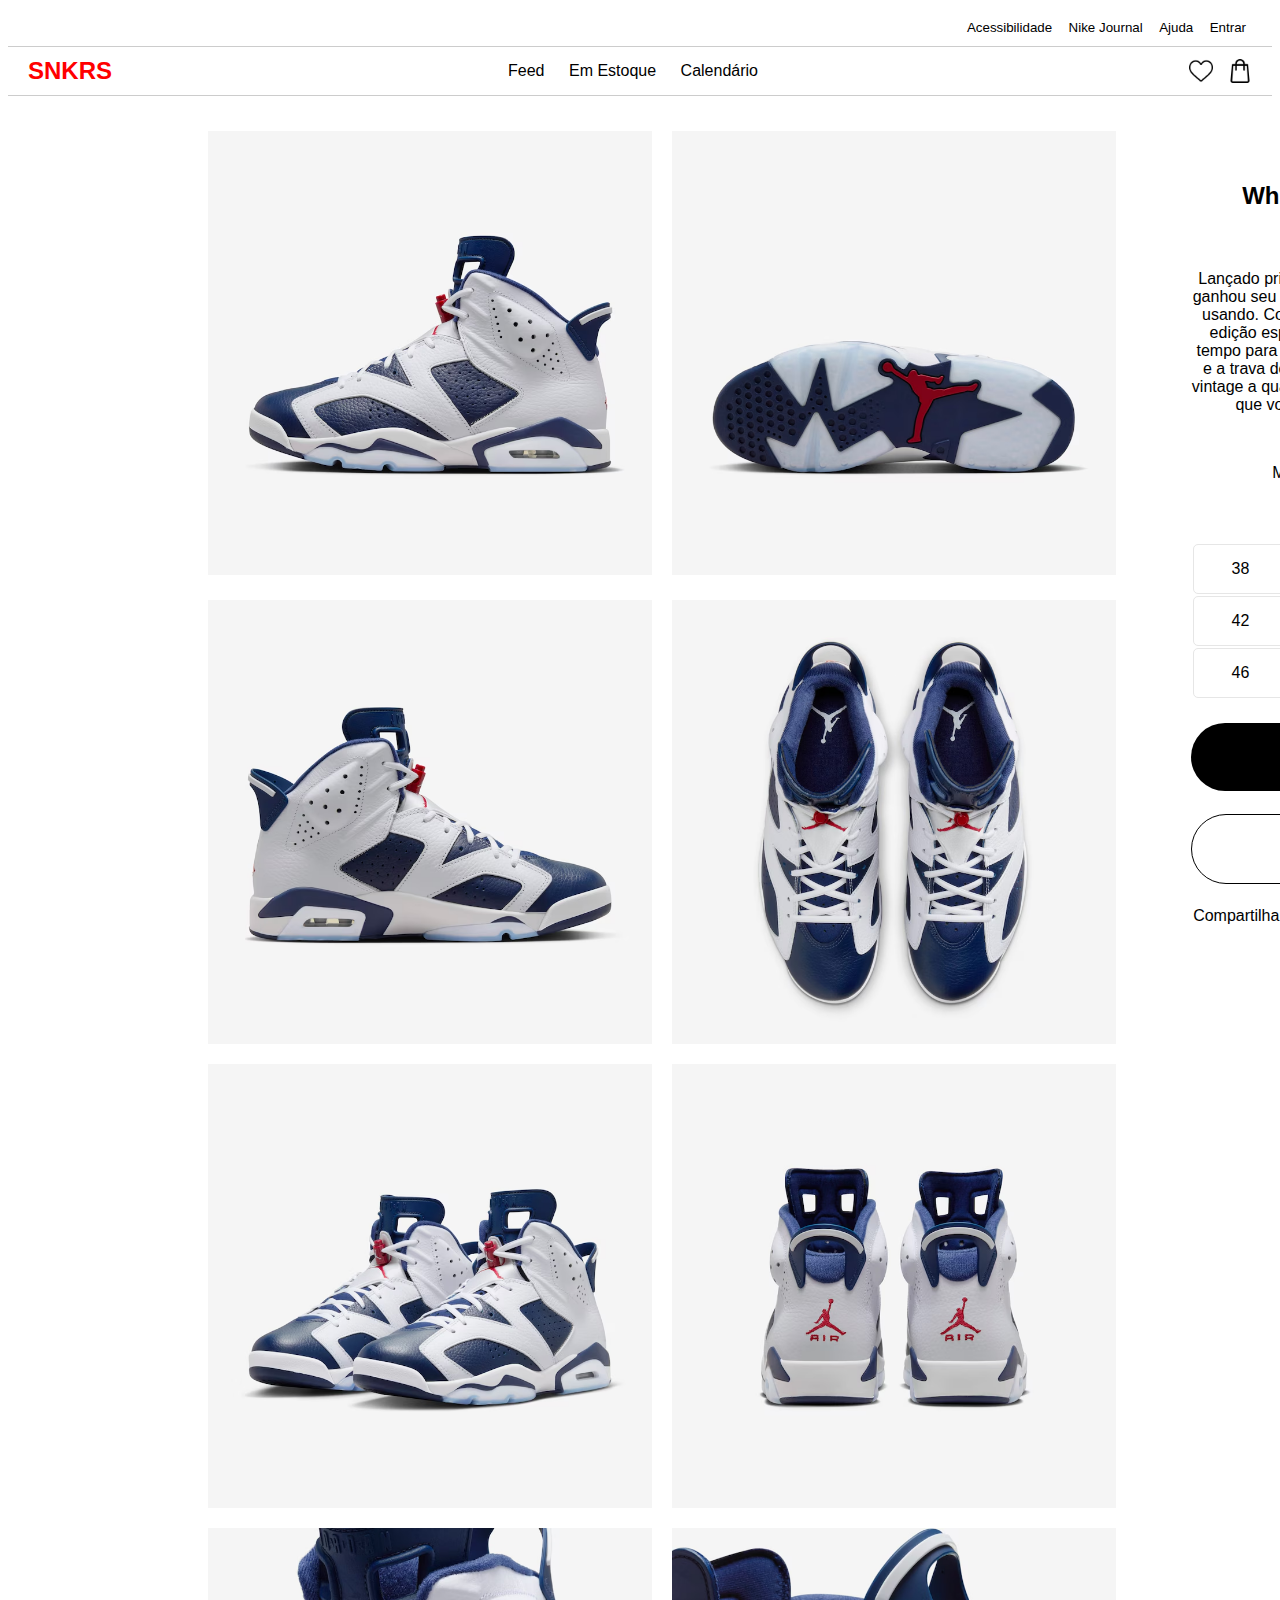
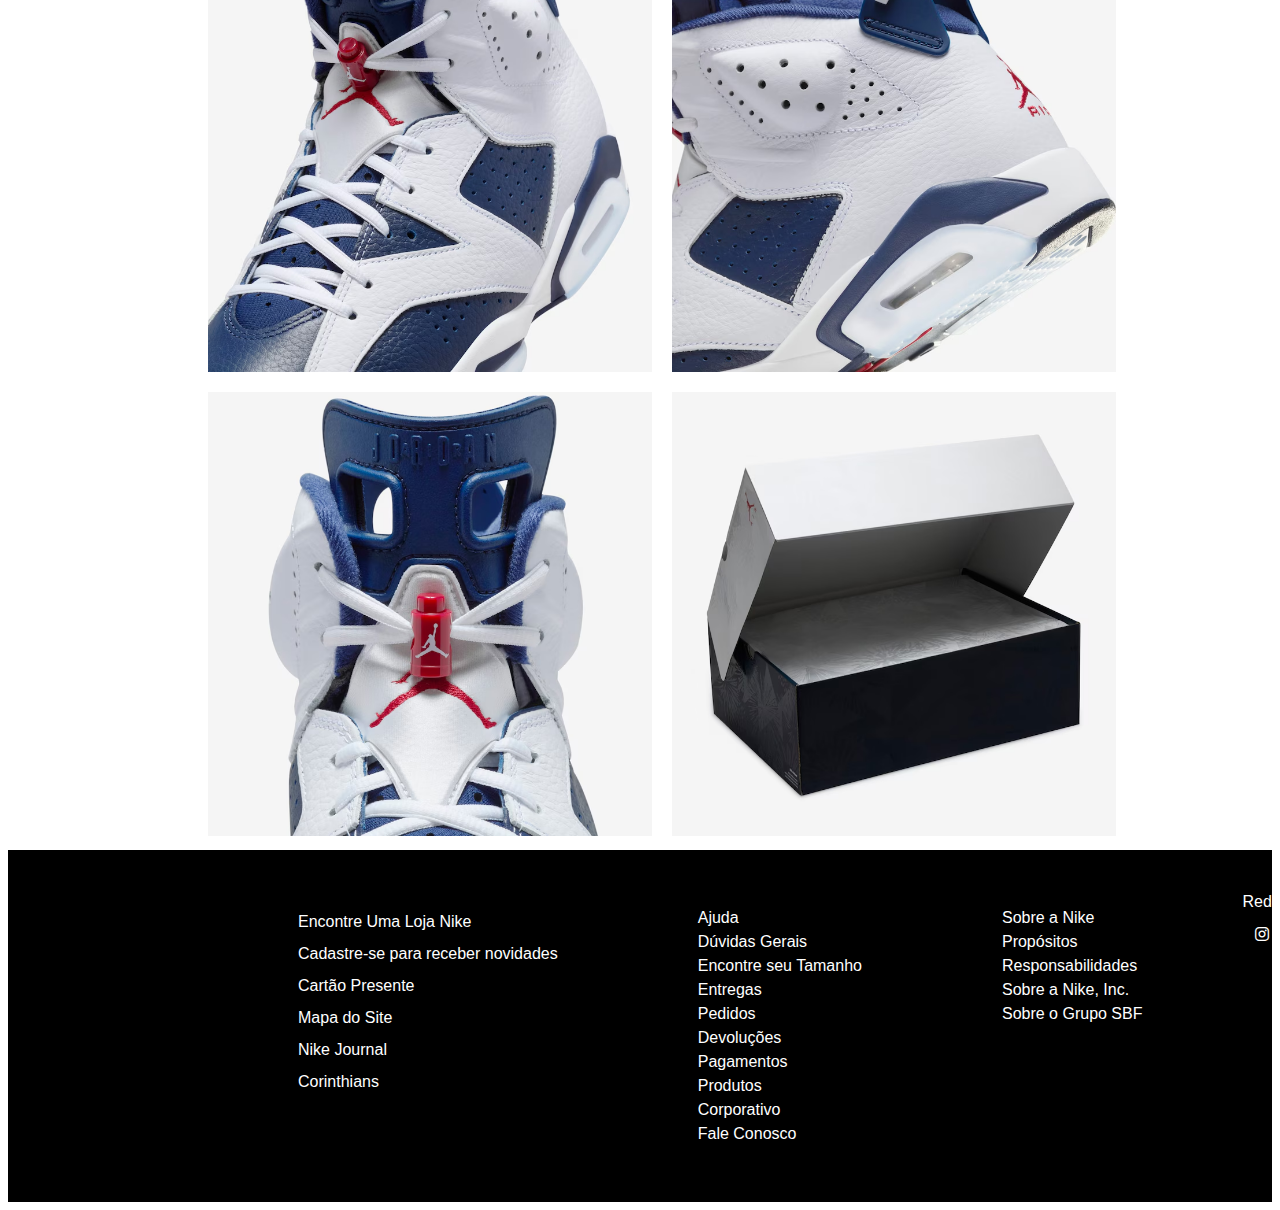
<file: index.html>
<!DOCTYPE html>
<html lang="pt-br">
<head>
    <meta charset="UTF-8">
    <meta name="viewport" content="width=device-width, initial-scale=1.0">
    <link rel="stylesheet" href="./style.css">
    <link rel="shortcut icon" href="/img/4202853_nike_icon.png" type="image/x-icon">
    <link rel="stylesheet" href="https://cdnjs.cloudflare.com/ajax/libs/font-awesome/6.6.0/css/all.min.css">
    <title>Air Jordan 6 Retro White and Midnight Navy</title>
</head>
<body>
    <nav class="navbar">
        <div class="secao-nike">
            <a href="https://www.nike.com.br/" id="nike-site">Voltar para nike.com.br</a>
        </div>
        <div class="menu-botoes">
            <button class="botoes">Acessibilidade</button>
            <button class="botoes">Nike Journal</button>
            <button class="botoes">Ajuda</button>
            <button class="botoes">Entrar</button>
    </div>
    </nav>
<!----> 
    <nav class="navbar">
        <div class="secao-logo">
            <span class="texto-snkers">SNKRS</span>
        </div>
        <div class="menu-items">
            <a href="https://www.nike.com.br/snkrs" target="_blank">Feed</a>
            <a href="https://www.nike.com.br/snkrs/estoque" target="_blank">Em Estoque</a>
            <a href="https://www.nike.com.br/snkrs/calendario" target="_blank">Calendário</a>
        </div>
        <div class="icones-nav">
            <img src="/img/heart.png" alt="Coração" class="icones-secao" target="_blank">
            <img src="/img/sacola-de-compras.png" alt="Carrinho" class="icones-secao" target="_blank">
        </div>
    </nav>
<!----> 
    <div class="container">
        <div class="conjunto1">
            <img src="/img/03172452A1.avif" alt="" class="imgs">
            <img src="/img/03172452A2.avif" alt="" class="imgs">
            <div class="textos">
                <h4 >Air Jordan 6 Retro</h3>
                <h2>White and Midnight Navy</h2>
                <h4>R$ 1799,99</h4>
                <p>Lançado primeiramente em '91, MJ usou quando ele ganhou seu primeiro campeonato e agora você estará usando.
                    Com uma paleta patriota, esta colorway de edição especial não foi lançada até 2000—bem a tempo para Sydney.
                    Couro premium, sola translúcida e a trava de cadarço icônica, este tênis traz o estilo vintage a qualquer 
                    look. E, se a história provou algo, é que você não pode perder com este tênis.</p>
                <p>SKU: CT8529-164</p>
                <span>Máximo de 3 unidades por CPF</span>
                <h3>Tamanho</h3>
                <table id="tabela-tamanho">
                    <tr>
                        <td class="tabela-numero">38</td>
                            <td class="tabela-numero">39</td>
                            <td class="tabela-numero">40</td>
                            <td class="tabela-numero">41</td>
                        </tr>
                        <tr>
                            <td class="tabela-numero">42</td>
                            <td class="tabela-numero">43</td>
                            <td class="tabela-numero">44</td>
                            <td class="tabela-numero">45</td>
                        </tr>
                        <tr>
                            <td class="tabela-numero">46</td>
                            <td class="tabela-numero">47</td>
                            <td class="tabela-numero">48</td>
                            <td class="tabela-numero">49</td>
                        </tr>
                    </table>
                    <div class="botoes-comprar">
                        <a href="/login.html" class="tabela-comprar" target="_blank">Faça o login para comprar</a>
                        <a href="#" class="tabela-favorito" target="_blank">Salvar como favoritos <img width="13px" src="/img/heart.png" alt=""></a>
                    </div>
                    <div class="compartilhar">
                        <span>Compartilhar:</span>
                        <div class="compartilhar-items">
                            <img src="/img/whatsapp.png" alt="WhatsApp Logo" class="icones-compartilhar">
                            <span>WhatsApp</span>
                        </div>
                        <div class="compartilhar-items">
                            <img src="/img/copy.png" alt="Copiar Link Logo" class="icones-compartilhar">
                            <span>Copiar link</span>
                        </div>
                    </div>    
                </div>
            </div>
        <div class="conjunto2">
            <img src="/img/03172452A3.avif" alt="" class="imgs">
            <img src="/img/03172452A4.avif" alt="" class="imgs">
        </div>
        <div class="conjunto3">
            <img src="/img/03172452A5.avif" alt="" class="imgs">
            <img src="/img/03172452A6.avif" alt="" class="imgs">
        </div>
        <div class="conjunto4">
            <img src="/img/03172452A7.avif" alt="" class="imgs">
            <img src="/img/03172452A8.avif" alt="" class="imgs">
        </div>
        <div class="conjunto5">
            <img src="/img/03172452A9.avif" alt="" class="imgs">
            <img src="/img/03172452A10.avif" alt="" class="imgs">
        </div>
    </div>
<!----> 
    <footer>
        <div class="footer-content">
            <div class="secoes">
                <ul class="secao1">
                    <li><a href="#">Encontre Uma Loja Nike</a></li>
                <li><a href="#">Cadastre-se para receber novidades</li>
                    <li><a href="#">Cartão Presente</li>
                    <li><a href="#">Mapa do Site</li>
                    <li><a href="#">Nike Journal</li>
                    <li><a href="#">Corinthians</li>
                </ul>
                <ul class="secao2">
                    <li><a href="#">Ajuda</a></li>
                    <li><a href="#">Dúvidas Gerais</li>
                    <li><a href="#">Encontre seu Tamanho</li>
                    <li><a href="#">Entregas</li>
                    <li><a href="#">Pedidos</li>
                    <li><a href="#">Devoluções</li>
                    <li><a href="#">Pagamentos</li>
                    <li><a href="#">Produtos</li>
                    <li><a href="#">Corporativo</li>
                    <li><a href="#">Fale Conosco</li>
                </ul>
                <ul class="secao2">
                    <li><a href="#">Sobre a Nike</a></li>
                    <li><a href="#">Propósitos</li>
                    <li><a href="#">Responsabilidades</li>
                    <li><a href="#">Sobre a Nike, Inc.</li>
                    <li><a href="#">Sobre o Grupo SBF</li>
                </ul>
                <div class="rede-app">
                    <div class="secao3">
                        <div class="redes-sociais">
                            <li>
                                <a>Redes Sociais</a>
                            </li>
                            <div id="footer_social_media">
                                <a href="https://www.facebook.com/nike" class="footer-link" id="instagram">
                                    <i class="fa-brands fa-instagram"></i>                                </a>
                                <a href="https://www.instagram.com/nike/" class="footer-link" id="facebook">
                                    <i class="fa-brands fa-facebook-f"></i>
                                </a>
                                <a href="https://www.youtube.com/user/nike" class="footer-link" id="youtube">
                                    <i class="fa-brands fa-youtube"></i>
                                </a>
                            </div>
                        </div>
                    </div>
                </div>
            </div>
        </div>            
    </footer>
</body>
</html>
</file>
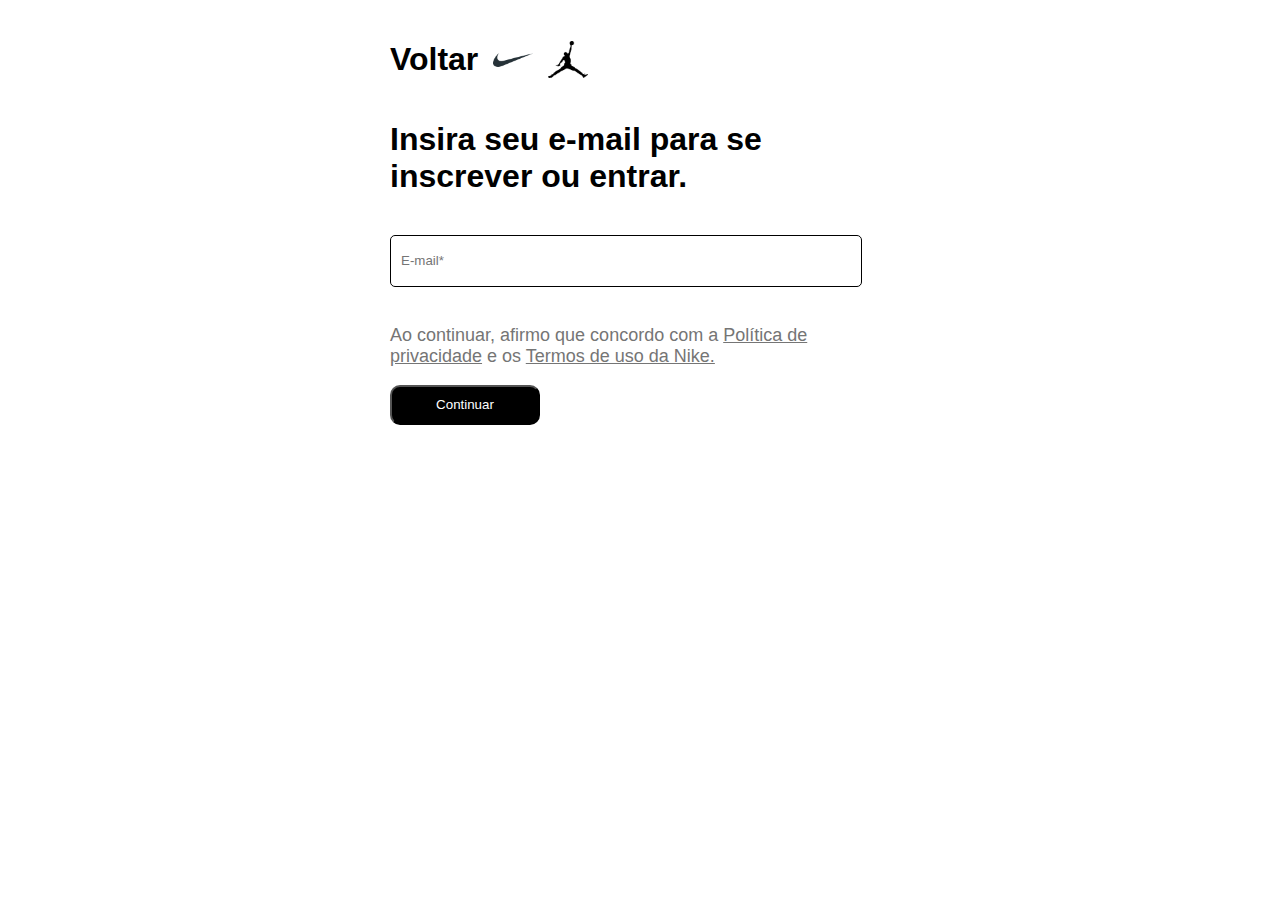
<file: login.html>
<!DOCTYPE html>
<html lang="pt-br">
<head>
    <meta charset="UTF-8">
    <meta name="viewport" content="width=device-width, initial-scale=1.0">
    <link rel="shortcut icon" href="/img/4202853_nike_icon.png" type="image/x-icon">
    <title>Boas-vindas à Nike - Entrar</title>
    <link rel="stylesheet" href="/login.css">
</head>
<body>
    <div class="container">
        <nav class="navbar">
            <h1><a href="/index.html" id="voltar-produto">Voltar</a></h1>
            <div class="imgs-secao">    
                <img src="/img/nike.png" alt="Logo nike">
                <img src="/img/jordan logo.png" alt="Jordan logo">
            </div>
        </nav>
        <div class="entrar-email">
            <form id="forms" action="login.html">
                <label for="txtEmail"><h1>Insira seu e-mail para se inscrever ou entrar.</h1></label>
                <br>
                <input type="email" placeholder="E-mail*" id="txtEmail" name="txtEmail">
                <br>
                <div class="politica-termo">
                    <p>Ao continuar, afirmo que concordo com a <a href="#">Política de privacidade</a> e os 
                        <a href="">Termos de uso da Nike.</a>
                    </p>
                </div>
                <button type="submit" onclick="cadastraEmail()">Continuar</button>
            </form>
            <span id="cadastro"></span>
        </div>
    </div>
<script>
    function cadastraEmail() {
    var email = document.getElementById("txtEmail").value;

    if (email.length == 0) {
        alert("Digite um e-mail válido, por favor!");
    }  else {
        var aviso = document.getElementById("cadastro");
        aviso.innerHTML = `E-mail enviado para ${email}`;

    }
}
</script>      
</html>
</file>
<file: style.css>
body {
    font-family: "Helvetica Neue", Helvetica, Arial, sans-serif;
}


a {
    color: black;
    text-decoration: none;
}

.navbar {
    display: flex;
    justify-content: space-between;
    align-items: center;
    padding: 10px 20px;
    border-bottom: 1px solid #ccc;
}

.secao-logo {
    display: flex;
    align-items: center;
}

.texto-snkers {
    font-size: 24px;
    font-weight: bold;
    color: red;
    cursor: pointer;
}

.menu-items a {
    margin-right: 20px;
    text-decoration: none;
    color: black;
    font-size: 16px;
}

.icones-nav {
    display: flex;
    align-items: center;
}

.icones-secao {
    width: 24px;
    margin-left: 15px;
    cursor: pointer;
}

.botoes {
    background-color: transparent;
    color: black;
    border: none;
    cursor: pointer;
}

.container {
    display: inline-block;
    margin-left: 15%;
    margin-right: 15%;
    margin-top: 2%;
}

.imgs {
    display: grid;
    grid-template-columns: repeat(2, 1fr);
    padding: 10px;
    width: 464px;
    height: 464px;
    box-sizing: border-box;
    align-content: center;
}

.conjunto1, .conjunto2, .conjunto3, .conjunto4, .conjunto5 {
    display: flex;
}

.conjunto2 {
    margin-top: -25.5%;
}

.textos {
    display: block;
    text-align: center;
    margin-left: 5%;
}

.tabela-tamanho {
    display: grid;
    grid-template-columns: repeat(4, 1fr);
    gap: 4px;
}

.tabela-numero {
    border: 1px solid #e6e6e6;
    width: 5%;
    height: 2%;
    text-align: center;
    padding: 15px;
    background-color: #ffffff;   
    cursor: pointer;
    border-radius: 5px;
}

.botoes-comprar {
    display: grid;
    grid-template-columns: repeat(1, 1fr);
}

.tabela-comprar{
    background-color: #000000;
    text-decoration: none;
    color: #ffffff;
    width: 335px;
    padding: 25px;
    border-radius: 100px;
    margin-top: 6%;
}
.tabela-favorito{
    border: 1px solid #000000;
    background-color: #ffffff;
    text-decoration: none;
    width: 335px;
    padding: 25px;
    color: #000000;
    border-radius: 100px;
    margin-top: 6%;
    text-align: center;
}

.compartilhar {
    display: flex;
    justify-content: center;
    gap: 30px;
    font-size: 16px;
    margin-top: 6%;
}

.compartilhar-items {
    display: flex;
    align-items: center;
    margin-left: 15px;
    cursor: pointer;
}

.icones-compartilhar {
    width: 16px;
    height: 16px;
    margin-right: 8px;
}


footer{
    width: 100%;
    color: white;
    background-color: black;
    margin: 0%;
}

a {
    color: white;
    text-decoration: none;
}

.footer-content {
    margin-left: 210px;
    margin-right: 210px;
    padding: 40px;
    background-color: black;
    display: grid;
    grid-template-columns: repeat(4, 198rem);
    gap: 24rem;
    -webkit-box-pack: justify;
    justify-content: space-between;
    line-height: 1.5;
}

.secoes {
    display: flex;
    flex-direction:row;
    gap: 50px;
    list-style: none;
}

.secao1 {
    list-style: none;
    line-height: 2;
}

.secao2 {
    list-style: none;
}

.secao3 {
    list-style: none;
    display: flex;
    justify-content: center;
}

.rede-app {
    display: block;
}

#footer_social_media{
    display: flex;
    gap: 2px;
}

#footer_social_media .footer-link{
    display: flex;
    align-items: center;
    justify-content: center;
    height: 2.5rem;
    width: 2.5em;
    color: var(--color-neutral-40);
    border-radius: 50%;
}
</file>
<file: login.css>
body {
    font-family: "Helvetica Neue", Helvetica, Arial, sans-serif;
    text-align: center;
    margin: 0;
    padding: 0;
    background-color: white;
}

#voltar-produto {
    text-decoration: none;
}

a {
    color: black;
}

.container {
    max-width: 500px;
    margin: 0 auto;
    padding: 20px;
    background-color: rgb(255, 255, 255);
    border-radius: 5px;
    box-shadow: 0 2px 5px white;
    text-align: left;

}

.navbar {
    display: flex;
    justify-content: space-between;
    align-items: center;
    border-bottom: 1px ;
    gap: 15px;
    margin-bottom: 20px;
}

.imgs-secao {
    display: flex;
    align-items: center;
    gap: 15px;
}

img {
    max-width: 10%;   
}

input[type="email"] {
    width: 90%;
    padding: 10px;
    margin-bottom: 20px;
    border: 1px solid #ccc;
    border-radius: 5px;
    height: 30px;
    border-color: black;
}

button {
    background-color: #000000;
    color: white ;
    border-radius: 10px;
    margin-bottom: 20px;
    height: 40px;
    width: 150px;
}

.politica-termo{
    font-size: 18px;
    color: rgb(117, 117, 117);
}

.politica-termo a {
    color: rgb(117, 117, 117); 
}
</file>
